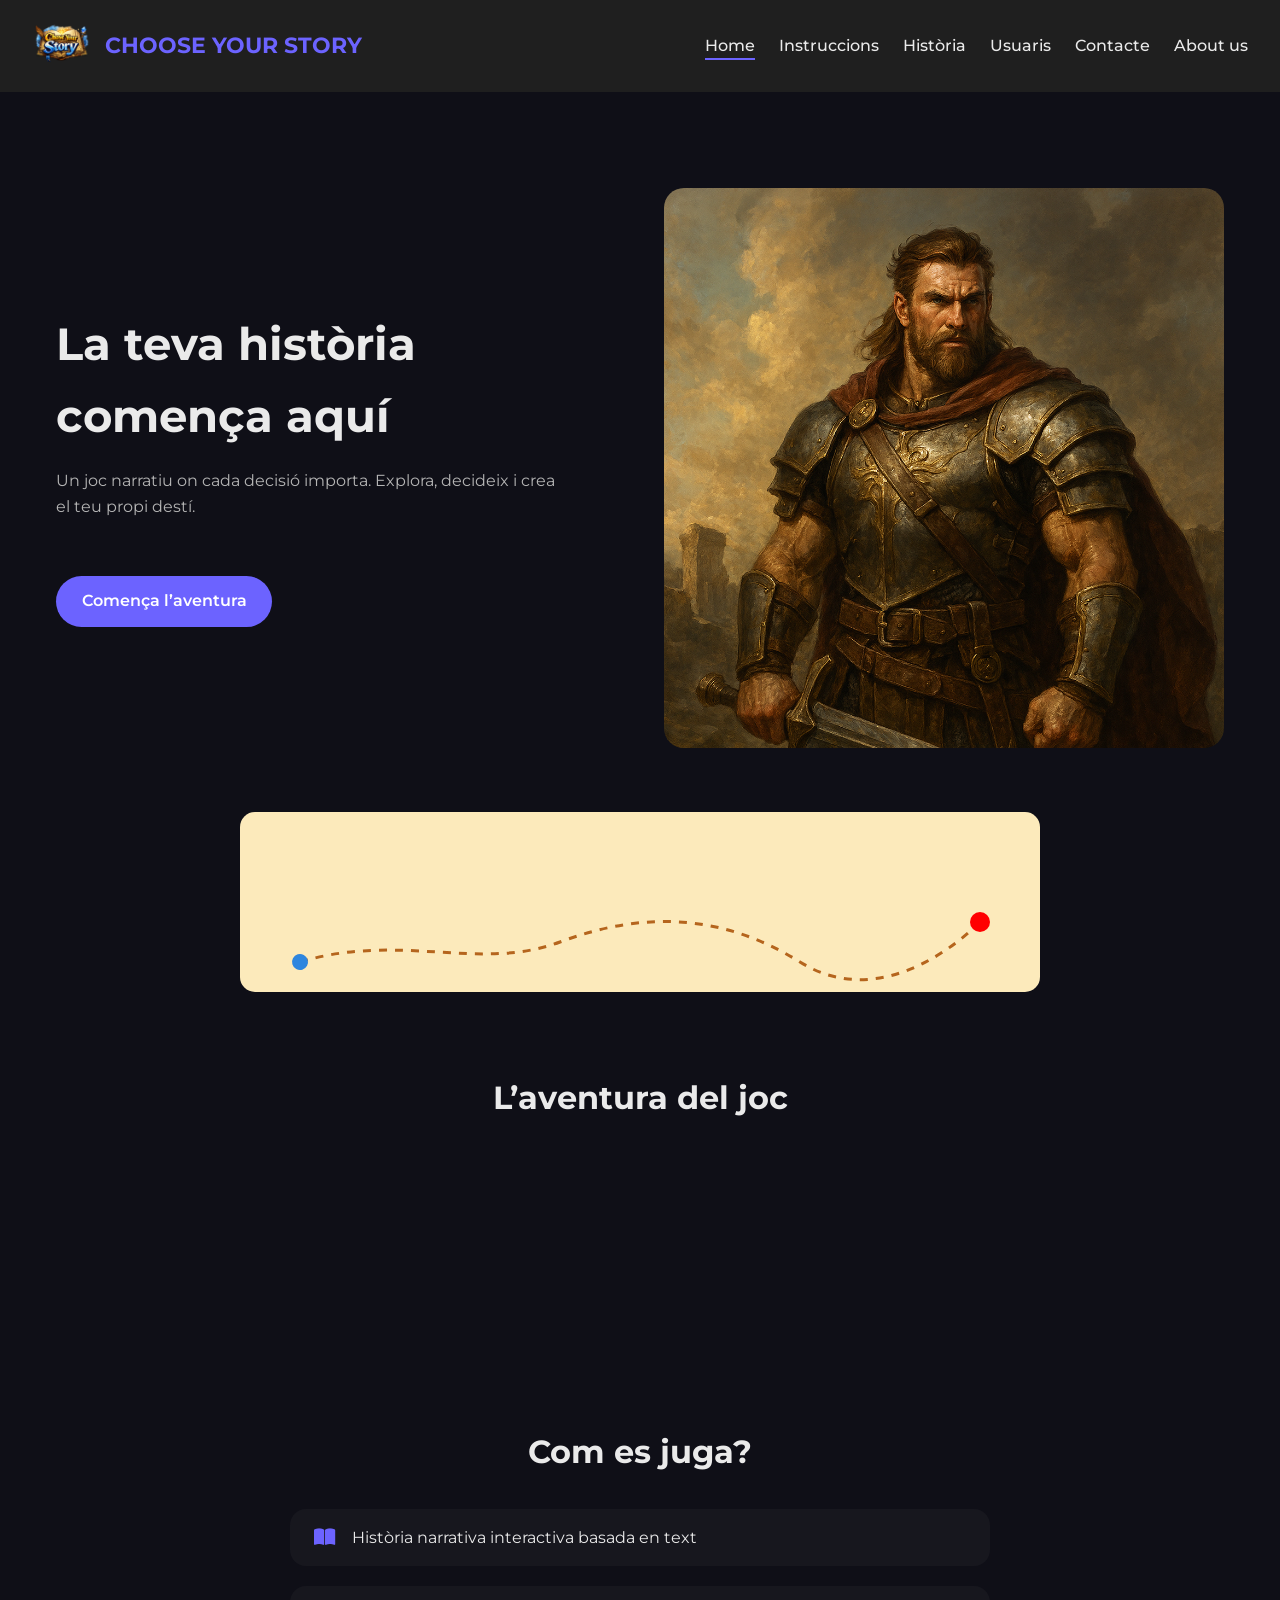
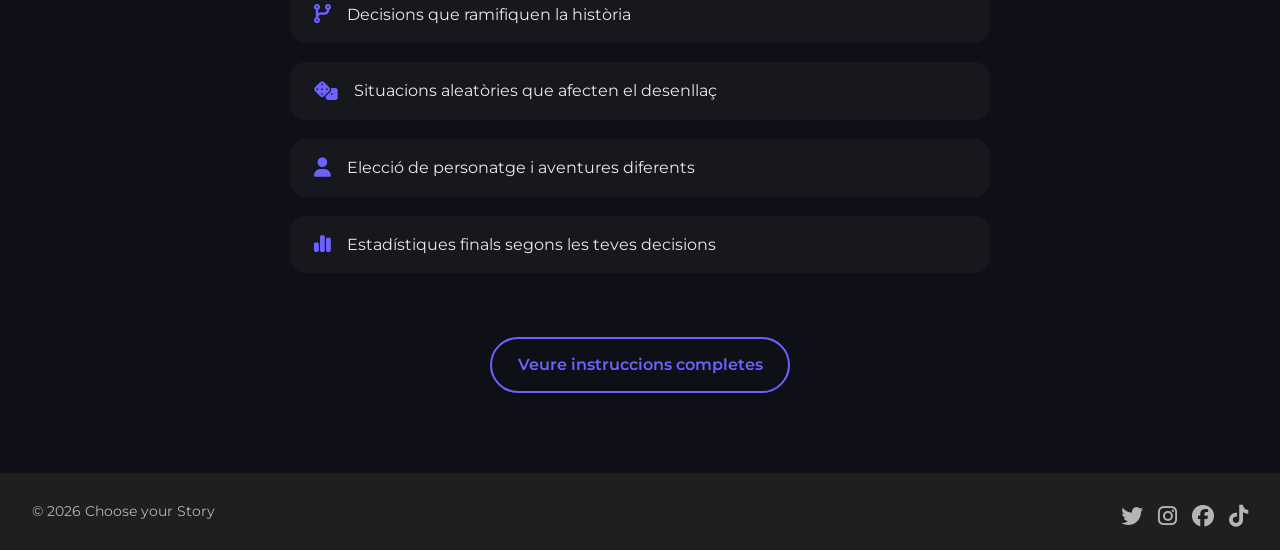
<file: index.html>
<!DOCTYPE html>
<html lang="ca">
<head>
  <meta charset="UTF-8">
  <meta name="viewport" content="width=device-width, initial-scale=1.0">
  <title>Choose Your Story | Home</title>
  <link rel="icon" href="assets/img/logo.png"> 


  <!-- Google Fonts -->
  <link rel="preconnect" href="https://fonts.googleapis.com">
  <link rel="preconnect" href="https://fonts.gstatic.com" crossorigin>
  <link href="https://fonts.googleapis.com/css2?family=Montserrat:wght@300;500;700&display=swap" rel="stylesheet">

  <!-- Social Icons -->
  <link rel="stylesheet" href="https://cdnjs.cloudflare.com/ajax/libs/font-awesome/6.5.1/css/all.min.css">

  <!-- CSS -->
  <link rel="stylesheet" href="css/reset.css">
  <link rel="stylesheet" href="css/layout.css">
  <link rel="stylesheet" href="css/home.css">
</head>

<body>
  <!-- ================= HEADER ================= -->
  <header class="main-header">
    <div class="logo">
      <img src="assets/img/logo.png" alt="logo">
      <h1>CHOOSE YOUR STORY</h1>
    </div>

    <!-- Checkbox para controlar menú -->
    <input type="checkbox" id="menu-toggle" class="menu-toggle">
    <label for="menu-toggle" class="hamburger">
      <span></span>
      <span></span>
      <span></span>
    </label>

    <nav>
      <ul class="menu">
        <li><a href="index.html" class="active">Home</a></li>
        <li><a href="instructions.html">Instruccions</a></li>
        <li><a href="history.html">Història</a></li>
        <li><a href="users.html">Usuaris</a></li>
        <li><a href="contact.html">Contacte</a></li>
        <li><a href="about.html">About us</a></li>
      </ul>
    </nav>
  </header>

  <!-- ================= MAIN ================= -->
  <main>

    <!-- HERO -->
    <section class="hero">
      <div class="hero-content">
        <h2>La teva història comença aquí</h2>
        <p>
          Un joc narratiu on cada decisió importa. Explora, decideix i crea el teu propi destí.
        </p>
        <a href="history.html" class="btn-primary">Comença l’aventura</a>
      </div>
      <div class="hero-image">
        <img src="assets/img/arinElGuerrero.png" alt="heroImage">
      </div>
    </section>

    <!-- MAPA DEL TESORO -->
    <section class="treasure-map">
      <svg viewBox="0 0 800 180" xmlns="http://www.w3.org/2000/svg">
        <!-- Fondo del mapa -->
        <rect class="map-bg" x="0" y="0" width="800" height="180" rx="15" ry="15"/>
      
        <!-- Camino del tesoro -->
        <path id="path" d="M60 150 C160 120, 240 160, 320 130 S480 100, 560 150 S720 130, 740 110"/>
      
        <!-- X marca el tesoro -->
        <circle class="treasure" cx="740" cy="110" r="10"/>
      
        <!-- Barco que sigue el camino -->
        <circle class="ship" r="8"/>
      </svg>
    </section>

    <!-- AVENTURA (SCROLL ANIMATION) -->
    <section class="adventure-section">
      <h3>L’aventura del joc</h3>
    
      <div class="adventure-cards">
        <article class="adventure-card reveal">
          <h4>Explora</h4>
          <p>
            Descobreix mons plens de misteris, camins ocults i secrets ancestrals.
          </p>
        </article>
      
        <article class="adventure-card reveal">
          <h4>Decideix</h4>
          <p>
            Cada elecció influeix en la història i pot canviar completament el teu destí.
          </p>
        </article>
      
        <article class="adventure-card reveal">
          <h4>Conseqüències</h4>
          <p>
            Les teves accions tenen impacte real en el món i en els personatges.
          </p>
        </article>
      </div>
    </section>

    <!-- COM ES JUGA -->
    <section class="how-to-play">
      <h3>Com es juga?</h3>
    
      <ul class="mechanics-list">
        <li>
          <i class="fa-solid fa-book-open"></i>
          Història narrativa interactiva basada en text
        </li>
        <li>
          <i class="fa-solid fa-code-branch"></i>
          Decisions que ramifiquen la història
        </li>
        <li>
          <i class="fa-solid fa-dice"></i>
          Situacions aleatòries que afecten el desenllaç
        </li>
        <li>
          <i class="fa-solid fa-user"></i>
          Elecció de personatge i aventures diferents
        </li>
        <li>
          <i class="fa-solid fa-chart-simple"></i>
          Estadístiques finals segons les teves decisions
        </li>
      </ul>
    
      <a href="instructions.html" class="btn-secondary">
        Veure instruccions completes
      </a>
    </section>
  </main>

  <!-- ================= FOOTER ================= -->
  <footer class="main-footer">
    <p>© 2026 Choose your Story</p>

    <div class="social-icons">
      <a href="#"><i class="fa-brands fa-twitter"></i></a>
      <a href="#"><i class="fa-brands fa-instagram"></i></a>
      <a href="#"><i class="fa-brands fa-facebook"></i></a>
      <a href="#"><i class="fa-brands fa-tiktok"></i></a>
    </div>
  </footer>
</body>
</html>
</file>
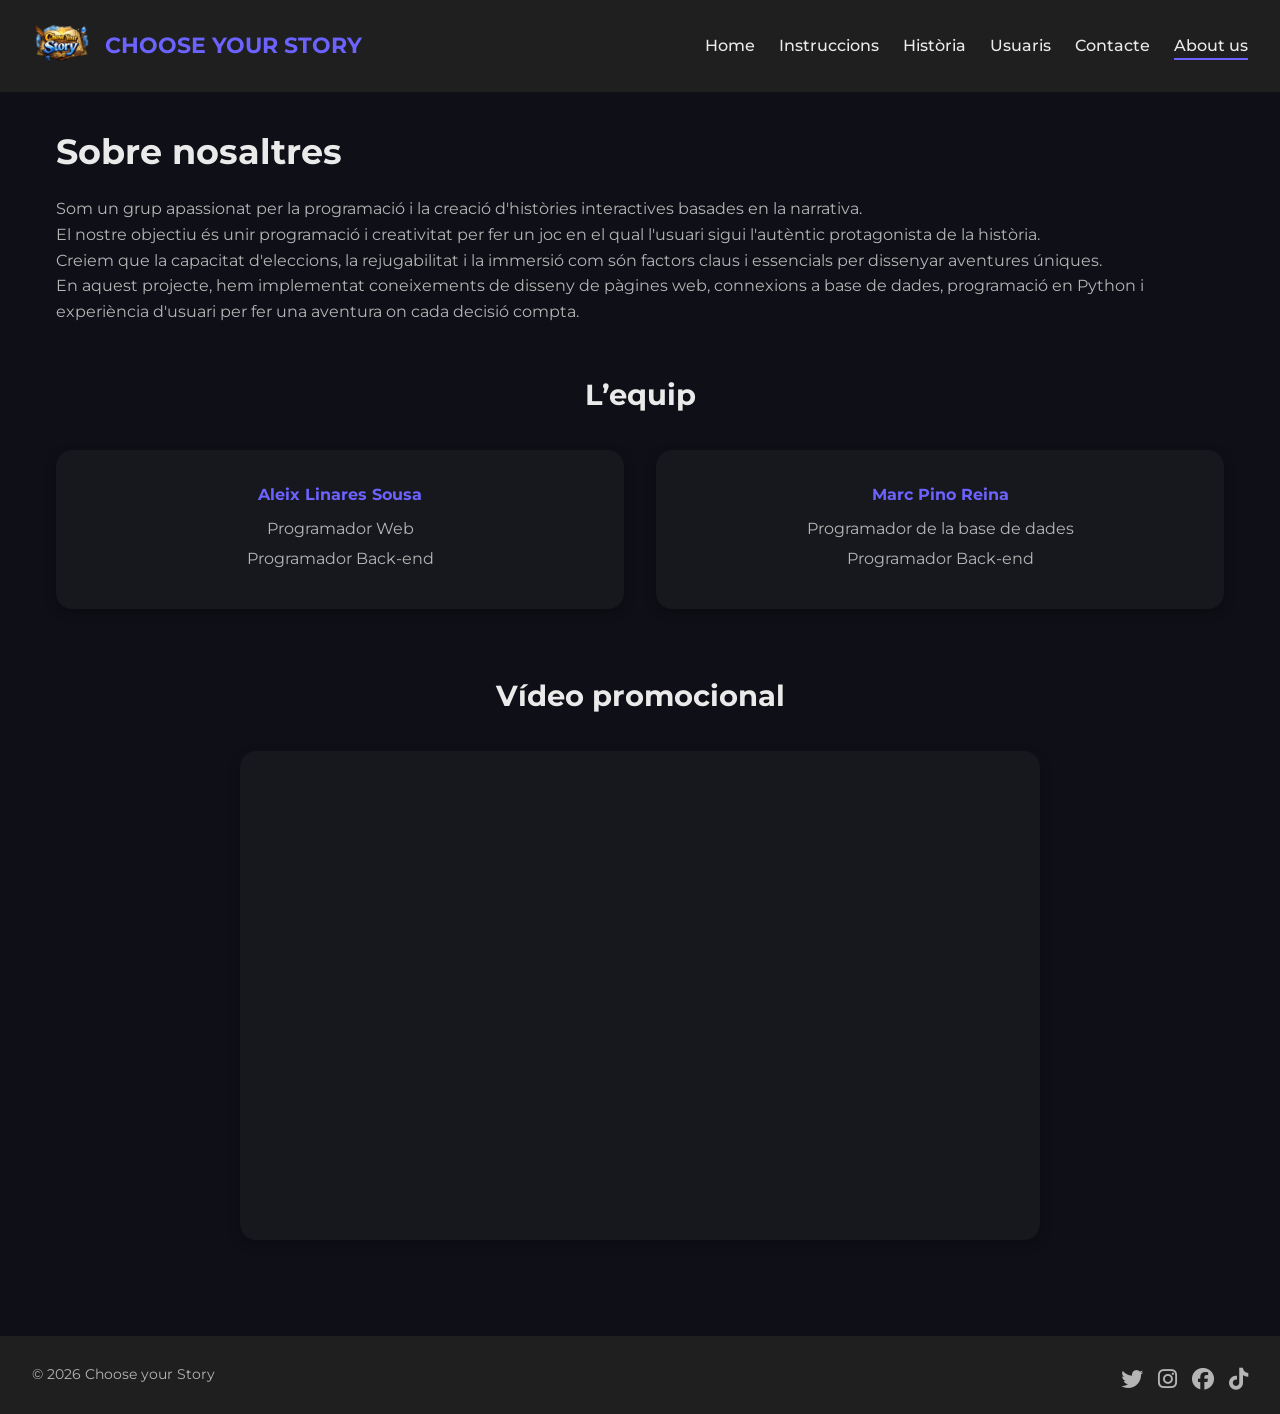
<file: about.html>
<!DOCTYPE html>
<html lang="ca">
<head>
  <meta charset="UTF-8">
  <meta name="viewport" content="width=device-width, initial-scale=1.0">
  <title>Choose Your Story | About us</title>
  <link rel="icon" href="assets/img/logo.png"> 

  <!-- Google Fonts -->
  <link rel="preconnect" href="https://fonts.googleapis.com">
  <link rel="preconnect" href="https://fonts.gstatic.com" crossorigin>
  <link href="https://fonts.googleapis.com/css2?family=Montserrat:wght@300;500;700&display=swap" rel="stylesheet">

  <!-- Social Icons -->
  <link rel="stylesheet" href="https://cdnjs.cloudflare.com/ajax/libs/font-awesome/6.5.1/css/all.min.css">

  <!-- CSS -->
  <link rel="stylesheet" href="css/reset.css">
  <link rel="stylesheet" href="css/layout.css">
  <link rel="stylesheet" href="css/about.css"
</head>

<body>

  <!-- ================= HEADER ================= -->
  <header class="main-header">
    <div class="logo">
      <img src="assets/img/logo.png" alt="logo">
      <h1>CHOOSE YOUR STORY</h1>
    </div>

    <!-- Checkbox para controlar menú -->
    <input type="checkbox" id="menu-toggle" class="menu-toggle">
    <label for="menu-toggle" class="hamburger">
      <span></span>
      <span></span>
      <span></span>
    </label>

    <nav>
      <ul class="menu">
        <li><a href="index.html">Home</a></li>
        <li><a href="instructions.html">Instruccions</a></li>
        <li><a href="history.html">Història</a></li>
        <li><a href="users.html">Usuaris</a></li>
        <li><a href="contact.html">Contacte</a></li>
        <li><a href="about.html" class="active">About us</a></li>
      </ul>
    </nav>
  </header>

  <!-- ================= MAIN ================= -->
  <main>

    <!-- TITLE -->
    <section>
      <h2>Sobre nosaltres</h2>
      <p>
        Som un grup apassionat per la programació i la creació d'històries interactives basades en la narrativa. 
      </p>
      <p>
        El nostre objectiu és unir programació i creativitat per fer un joc en el qual l'usuari sigui l'autèntic protagonista de la història. 
      </p>
      <p>
        Creiem que la capacitat d'eleccions, la rejugabilitat i la immersió com són factors claus i essencials per dissenyar aventures úniques.
      </p>
      <p>
        En aquest projecte, hem implementat coneixements de disseny de pàgines web, connexions a base de dades, programació en Python i experiència d'usuari per fer una aventura on cada decisió compta.
      </p>
    </section>

    <!-- TEAM -->
    <section class="cards">
      <h3>L’equip</h3>
    
      <div class="cards-grid">
        <div class="card">
          <h4>Aleix Linares Sousa</h4>
          <p>Programador Web</p>
          <p>Programador Back-end</p>
        </div>
      
        <div class="card">
          <h4>Marc Pino Reina</h4>
          <p>Programador de la base de dades</p>
          <p>Programador Back-end</p>
        </div>
      </div>
    </section>


    <!-- VIDEO -->
    <section class="video">
      <h3>Vídeo promocional</h3>
    
      <div class="video-container">
        <iframe
          src="https://www.youtube.com/embed/dQw4w9WgXcQ"
          title="Choose your Story Trailer"
          frameborder="0"
          allow="accelerometer; autoplay; clipboard-write; encrypted-media; gyroscope; picture-in-picture"
          allowfullscreen>
        </iframe>
      </div>
    </section>


  </main>

  <!-- ================= FOOTER ================= -->
  <footer class="main-footer">
    <p>© 2026 Choose your Story</p>

    <div class="social-icons">
      <a href="#"><i class="fa-brands fa-twitter"></i></a>
      <a href="#"><i class="fa-brands fa-instagram"></i></a>
      <a href="#"><i class="fa-brands fa-facebook"></i></a>
      <a href="#"><i class="fa-brands fa-tiktok"></i></a>
    </div>
  </footer>
</body>
</html>
</file>
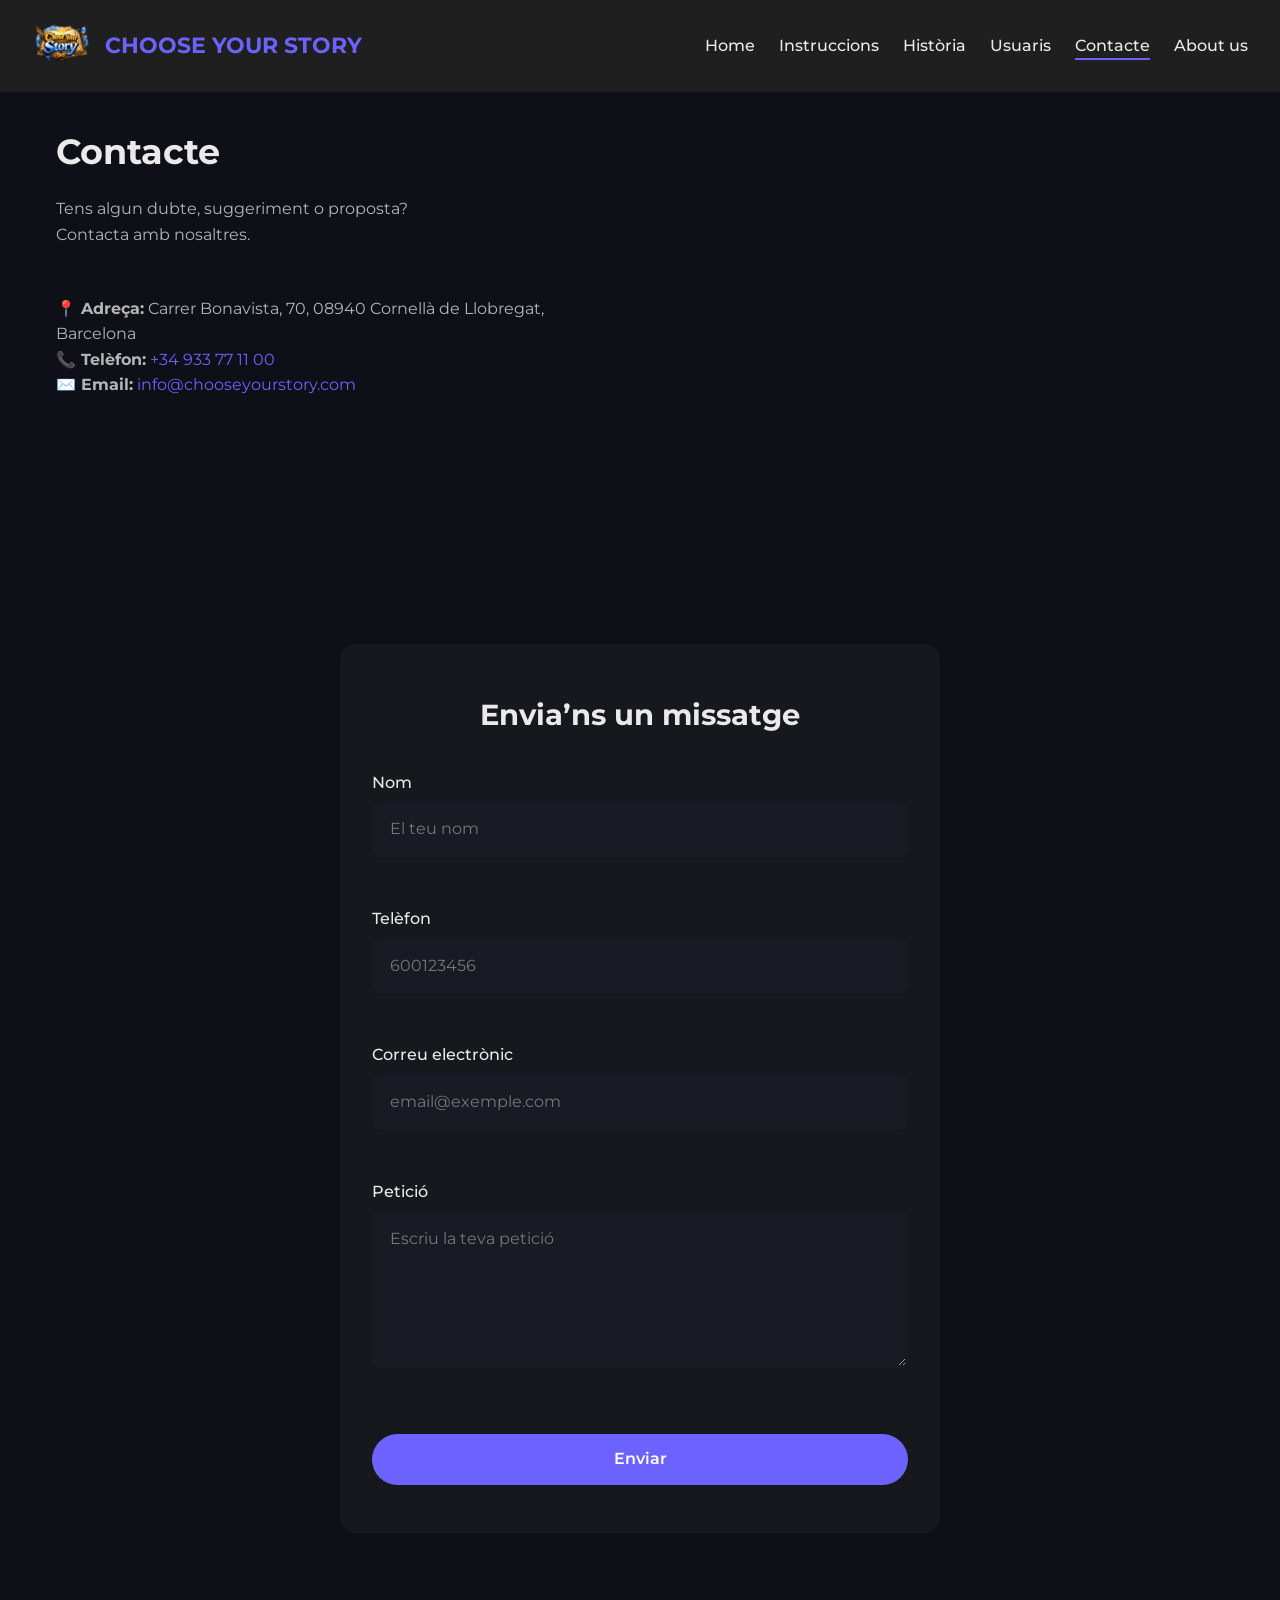
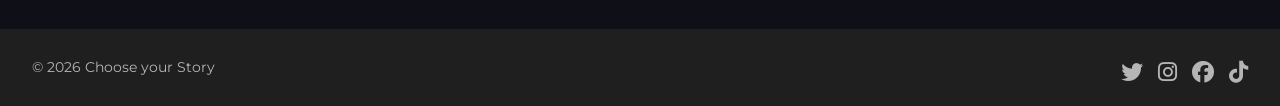
<file: contact.html>
<!DOCTYPE html>
<html lang="ca">
<head>
  <meta charset="UTF-8">
  <meta name="viewport" content="width=device-width, initial-scale=1.0">
  <title>Choose Your Story | Contacte</title>
  <link rel="icon" href="assets/img/logo.png"> 

  <!-- Google Fonts -->
  <link rel="preconnect" href="https://fonts.googleapis.com">
  <link rel="preconnect" href="https://fonts.gstatic.com" crossorigin>
  <link href="https://fonts.googleapis.com/css2?family=Montserrat:wght@300;500;700&display=swap" rel="stylesheet">

  <!-- Social Icons -->
  <link rel="stylesheet" href="https://cdnjs.cloudflare.com/ajax/libs/font-awesome/6.5.1/css/all.min.css">

  <!-- CSS -->
  <link rel="stylesheet" href="css/reset.css">
  <link rel="stylesheet" href="css/layout.css">
  <link rel="stylesheet" href="css/conctact.css">
</head>

<body>

  <!-- ================= HEADER ================= -->
  <header class="main-header">
    <div class="logo">
      <img src="assets/img/logo.png" alt="logo">
      <h1>CHOOSE YOUR STORY</h1>
    </div>

    <!-- Checkbox para controlar menú -->
    <input type="checkbox" id="menu-toggle" class="menu-toggle">
    <label for="menu-toggle" class="hamburger">
      <span></span>
      <span></span>
      <span></span>
    </label>

    <nav>
      <ul class="menu">
        <li><a href="index.html">Home</a></li>
        <li><a href="instructions.html">Instruccions</a></li>
        <li><a href="history.html">Història</a></li>
        <li><a href="users.html">Usuaris</a></li>
        <li><a href="contact.html" class="active">Contacte</a></li>
        <li><a href="about.html">About us</a></li>
      </ul>
    </nav>
  </header>

  <!-- ================= MAIN ================= -->
  <main>

    <!-- TITLE -->
    <section>
      <h2>Contacte</h2>
      <p>
        Tens algun dubte, suggeriment o proposta?
      </p>
      <p>
        Contacta amb nosaltres.
      </p>
    </section>

    <!-- CONTACT INFO -->
    <section class="contact-info">
      <div>
        <p><strong>📍 Adreça:</strong> Carrer Bonavista, 70, 08940 Cornellà de Llobregat, Barcelona</p>
        <p>
          <strong>📞 Telèfon:</strong>
          <a href="tel:+34933771100">+34 933 77 11 00</a>
        </p>
        <p>
          <strong>✉️ Email:</strong>
          <a href="mailto:info@chooseyourstory.com">
            info@chooseyourstory.com
          </a>
        </p>
      </div>

      <!-- GOOGLE MAPS -->
      <iframe 
        src="https://www.google.com/maps/embed?pb=!1m18!1m12!1m3!1d5989.70354018353!2d2.0763344!3d41.35557550000001!2m3!1f0!2f0!3f0!3m2!1i1024!2i768!4f13.1!3m3!1m2!1s0x12a4995cdcf4979d%3A0xf7993c3566e6151f!2sInstituto%20Esteve%20Terradas%20i%20Illa!5e0!3m2!1ses!2ses!4v1768889811990!5m2!1ses!2ses" 
        loading="lazy" 
        referrerpolicy="no-referrer-when-downgrade">
      </iframe>
    </section>

    <!-- CONTACT FORM -->
    <section class="contact-form">
      <h3>Envia’ns un missatge</h3>

      <form id="contactForm" novalidate>
        <div class="form-group">
          <label for="name">Nom</label>
          <input type="text" id="name" placeholder="El teu nom">
          <small class="error-message">Nom no vàlid</small>
        </div>

        <div class="form-group">
          <label for="phone">Telèfon</label>
          <input type="tel" id="phone" placeholder="600123456">
          <small class="error-message">Telèfon no vàlid</small>
        </div>

        <div class="form-group">
          <label for="email">Correu electrònic</label>
          <input type="email" id="email" placeholder="email@exemple.com">
          <small class="error-message">Email no vàlid</small>
        </div>

        <div class="form-group">
          <label for="message">Petició</label>
          <textarea id="message" rows="5" placeholder="Escriu la teva petició"></textarea>
          <small class="error-message">El missatge ha de tenir mínim 10 caràcters</small>
        </div>

        <button type="submit" class="btn-primary">
          Enviar
        </button>
      </form>
    </section>

  </main>

  <!-- ================= FOOTER ================= -->
  <footer class="main-footer">
    <p>© 2026 Choose your Story</p>

    <div class="social-icons">
      <a href="#"><i class="fa-brands fa-twitter"></i></a>
      <a href="#"><i class="fa-brands fa-instagram"></i></a>
      <a href="#"><i class="fa-brands fa-facebook"></i></a>
      <a href="#"><i class="fa-brands fa-tiktok"></i></a>
    </div>
  </footer>

  <!-- ================ JS ============== -->
   <script src="js/form-validation.js"></script>
</body>
</html>
</file>
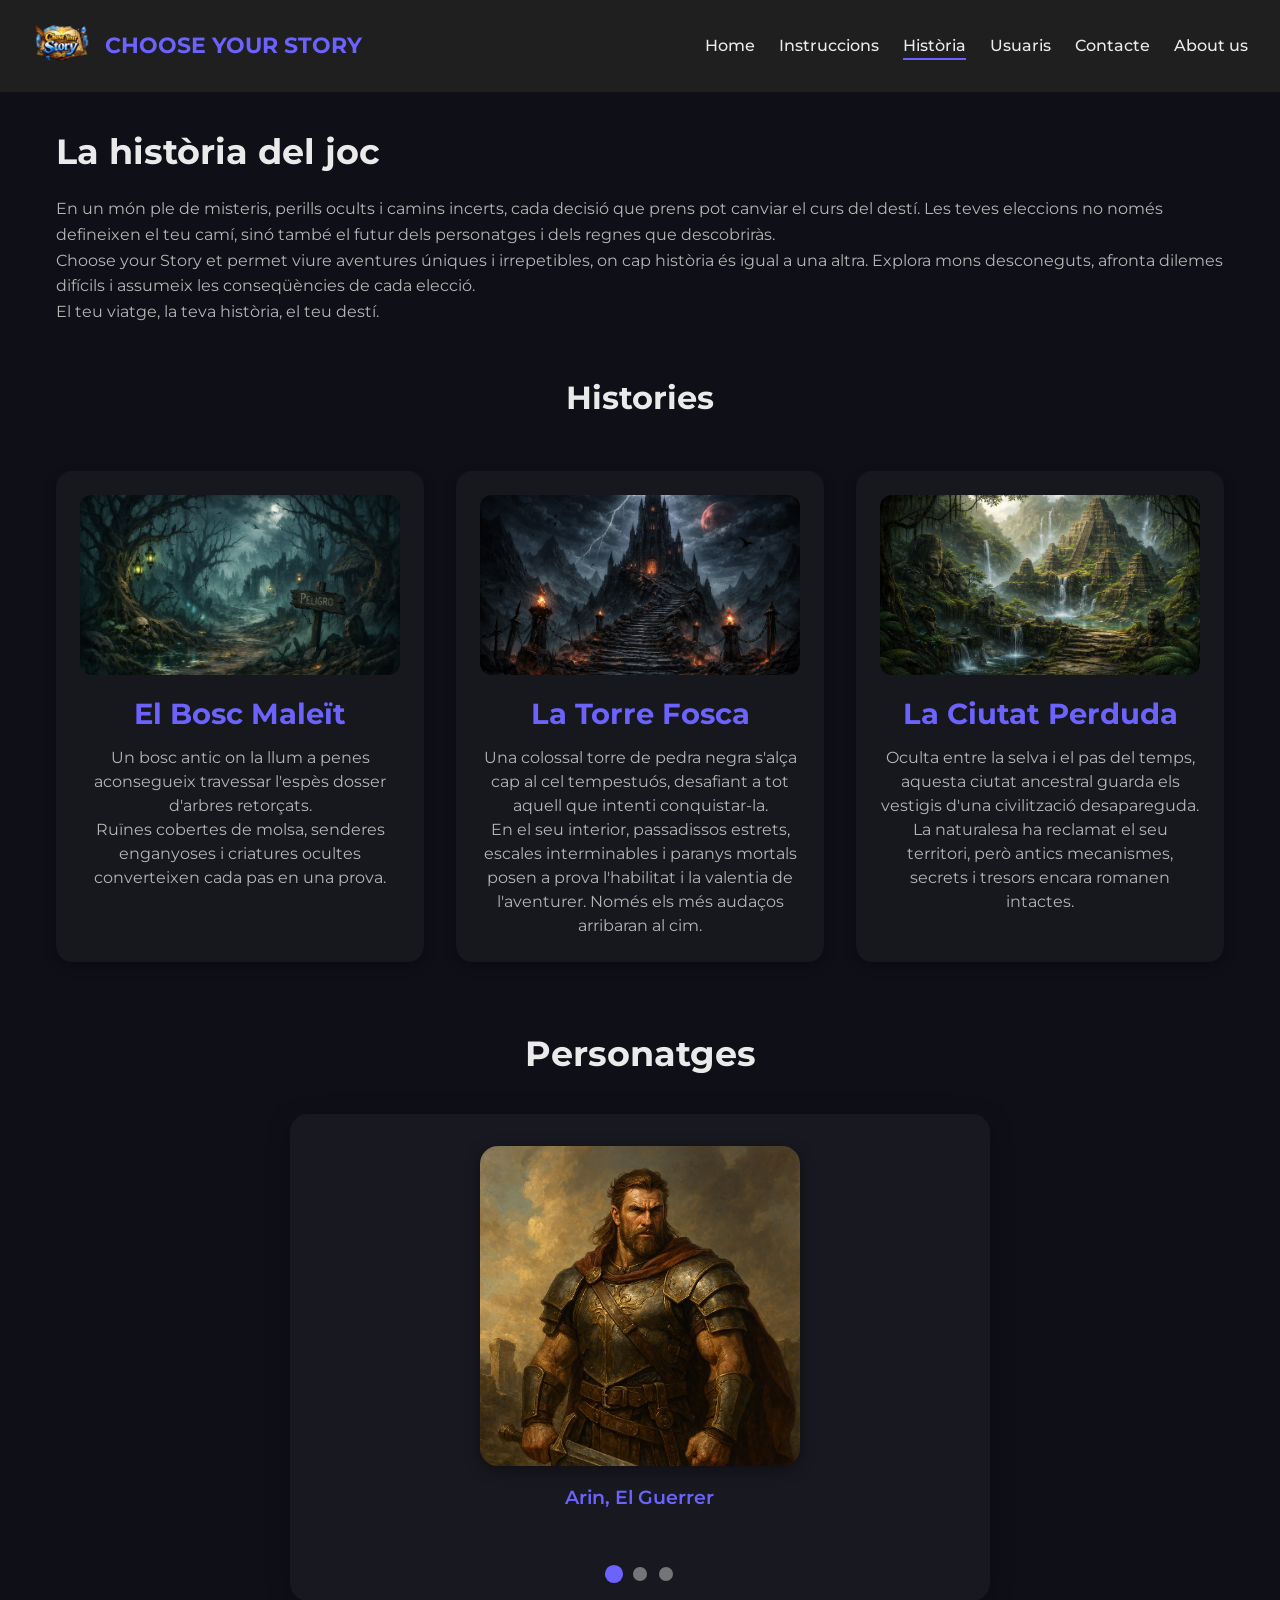
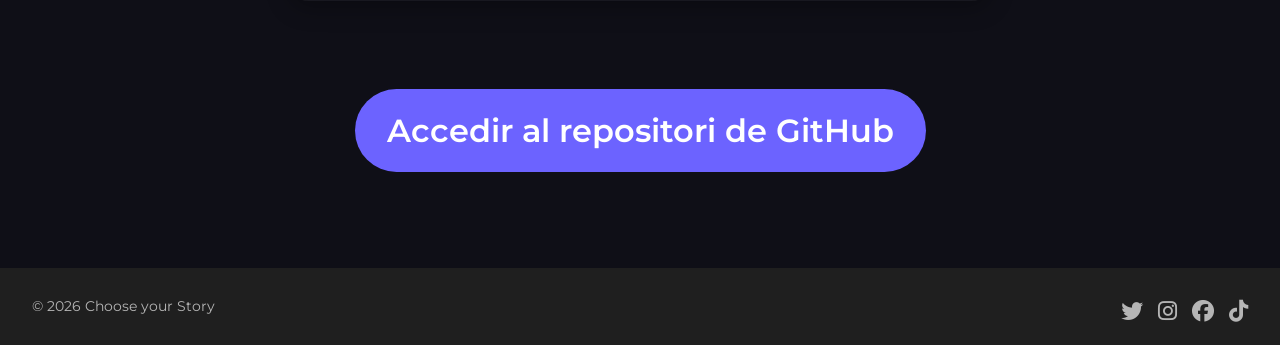
<file: history.html>
<!DOCTYPE html>
<html lang="ca">
<head>
  <meta charset="UTF-8">
  <meta name="viewport" content="width=device-width, initial-scale=1.0">
  <title>Choose Your Story | Història</title>
  <link rel="icon" href="assets/img/logo.png"> 

  <!-- Google Fonts -->
  <link rel="preconnect" href="https://fonts.googleapis.com">
  <link rel="preconnect" href="https://fonts.gstatic.com" crossorigin>
  <link href="https://fonts.googleapis.com/css2?family=Montserrat:wght@300;500;700&display=swap" rel="stylesheet">

  <!-- Social Icons -->
  <link rel="stylesheet" href="https://cdnjs.cloudflare.com/ajax/libs/font-awesome/6.5.1/css/all.min.css">

  <!-- CSS -->
  <link rel="stylesheet" href="css/reset.css">
  <link rel="stylesheet" href="css/layout.css">
  <link rel="stylesheet" href="css/history.css">
</head>

<body>

  <!-- ================= HEADER ================= -->
  <header class="main-header">
    <div class="logo">
      <img src="assets/img/logo.png" alt="logo">
      <h1>CHOOSE YOUR STORY</h1>
    </div>

    <!-- Checkbox para controlar menú -->
    <input type="checkbox" id="menu-toggle" class="menu-toggle">
    <label for="menu-toggle" class="hamburger">
      <span></span>
      <span></span>
      <span></span>
    </label>

    <nav>
      <ul class="menu">
        <li><a href="index.html">Home</a></li>
        <li><a href="instructions.html">Instruccions</a></li>
        <li><a href="history.html" class="active">Història</a></li>
        <li><a href="users.html">Usuaris</a></li>
        <li><a href="contact.html">Contacte</a></li>
        <li><a href="about.html">About us</a></li>
      </ul>
    </nav>
  </header>

  <!-- ================= MAIN ================= -->
  <main>

    <!-- TITLE -->
    <section>
      <h2>La història del joc</h2>
      <p>
        En un món ple de misteris, perills ocults i camins incerts, cada decisió que prens pot canviar el curs del destí. Les teves eleccions no només defineixen el teu camí, sinó també el futur dels personatges i dels regnes que descobriràs.
      </p>
      <p>
        Choose your Story et permet viure aventures úniques i irrepetibles, on cap història és igual a una altra. Explora mons desconeguts, afronta dilemes difícils i assumeix les conseqüències de cada elecció. 
      </p>
      <p>
        El teu viatge, la teva història, el teu destí.
      </p>
    </section>
    
    <!-- HISTORIAS -->
    <section class="story-cards-section">
      <h2 class="story-cards-title">Histories</h2>

      <div class="story-cards">
        <div class="story-card reveal">
          <img src="assets/img/bosqueMaldito.png" alt="El bosc maleït">
          <h3>El Bosc Maleït</h3>
          <p>
            Un bosc antic on la llum a penes aconsegueix travessar l'espès dosser d'arbres retorçats. 
          </p>
          <p>
            Ruïnes cobertes de molsa, senderes enganyoses i criatures ocultes converteixen cada pas en una prova.
          </p>
        </div>
      
        <div class="story-card reveal">
          <img src="assets/img/torreOscura.png" alt="Conflicte">
          <h3>La Torre Fosca</h3>
          <p>
            Una colossal torre de pedra negra s'alça cap al cel tempestuós, desafiant a tot aquell que intenti conquistar-la. 
          </p>
          <p>
            En el seu interior, passadissos estrets, escales interminables i paranys mortals posen a prova l'habilitat i la valentia de l'aventurer.
            Només els més audaços arribaran al cim.
          </p>
        </div>
      
        <div class="story-card reveal">
          <img src="assets/img/ciudadPerdida.png" alt="Finals del joc">
          <h3>La Ciutat Perduda</h3>
          <p>
            Oculta entre la selva i el pas del temps, aquesta ciutat ancestral guarda els vestigis d'una civilització desapareguda. 
          </p>
          <p>
            La naturalesa ha reclamat el seu territori, però antics mecanismes, secrets i tresors encara romanen intactes. 
          </p>
        </div>
      </div>
    </section>

    <!-- CARRUSEL DE PERSONAJES -->
    <section class="character-carousel-section">
      <h2 class="carousel-title">Personatges</h2>
      <section class="carousel">
        <!-- Radios -->
        <input type="radio" name="character-slide" id="char1" checked>
        <input type="radio" name="character-slide" id="char2">
        <input type="radio" name="character-slide" id="char3">
        <!-- Slides -->
        <section class="slides">
          <section class="slide">
            <img src="assets/img/arinElGuerrero.png" alt="Arin">
            <p class="slide-name">Arin, El Guerrer</p>
          </section>
          <section class="slide">
            <img src="assets/img/lyraLaMaga.png" alt="Lyra">
            <p class="slide-name">Lyra, La Maga</p>
          </section>
          <section class="slide">
            <img src="assets/img/korinElExplorador.png" alt="Korin">
            <p class="slide-name">Korin, L'Explorador</p>
          </section>
        </section>
        <!-- Indicadores -->
        <section class="nav">
          <label for="char1" aria-label="Personatge 1"></label>
          <label for="char2" aria-label="Personatge 2"></label>
          <label for="char3" aria-label="Personatge 3"></label>
        </section>
      </section>
    </section>

    <!-- ================= BOTÓ GITHUB ================= -->
    <section class="github-section">
      <a href="https://github.com/AleixGls/Projecte1-2026-MP03" target="_blank" class="btn-primary">Accedir al repositori de GitHub</a>
    </section>

  </main>

  <!-- ================= FOOTER ================= -->
  <footer class="main-footer">
    <p>© 2026 Choose your Story</p>

    <div class="social-icons">
      <a href="#"><i class="fa-brands fa-twitter"></i></a>
      <a href="#"><i class="fa-brands fa-instagram"></i></a>
      <a href="#"><i class="fa-brands fa-facebook"></i></a>
      <a href="#"><i class="fa-brands fa-tiktok"></i></a>
    </div>
  </footer>
</body>
</html>
</file>
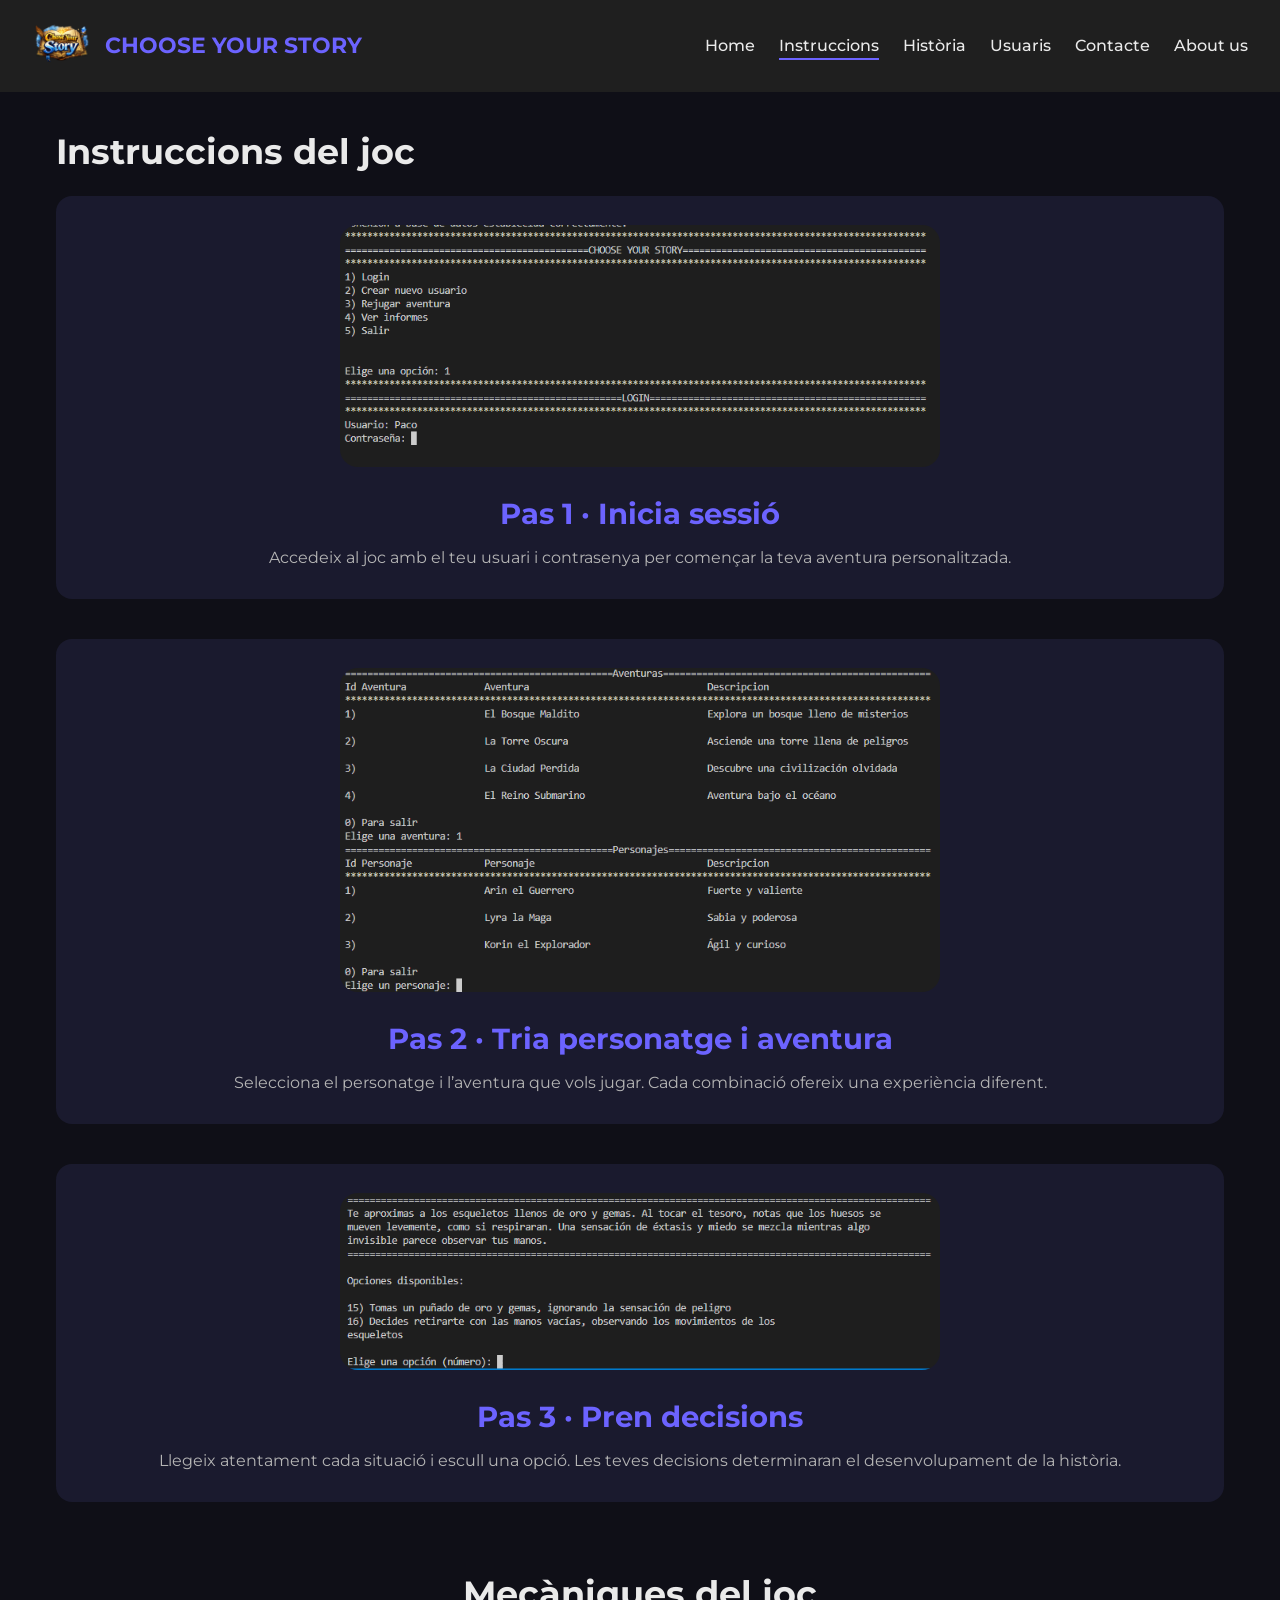
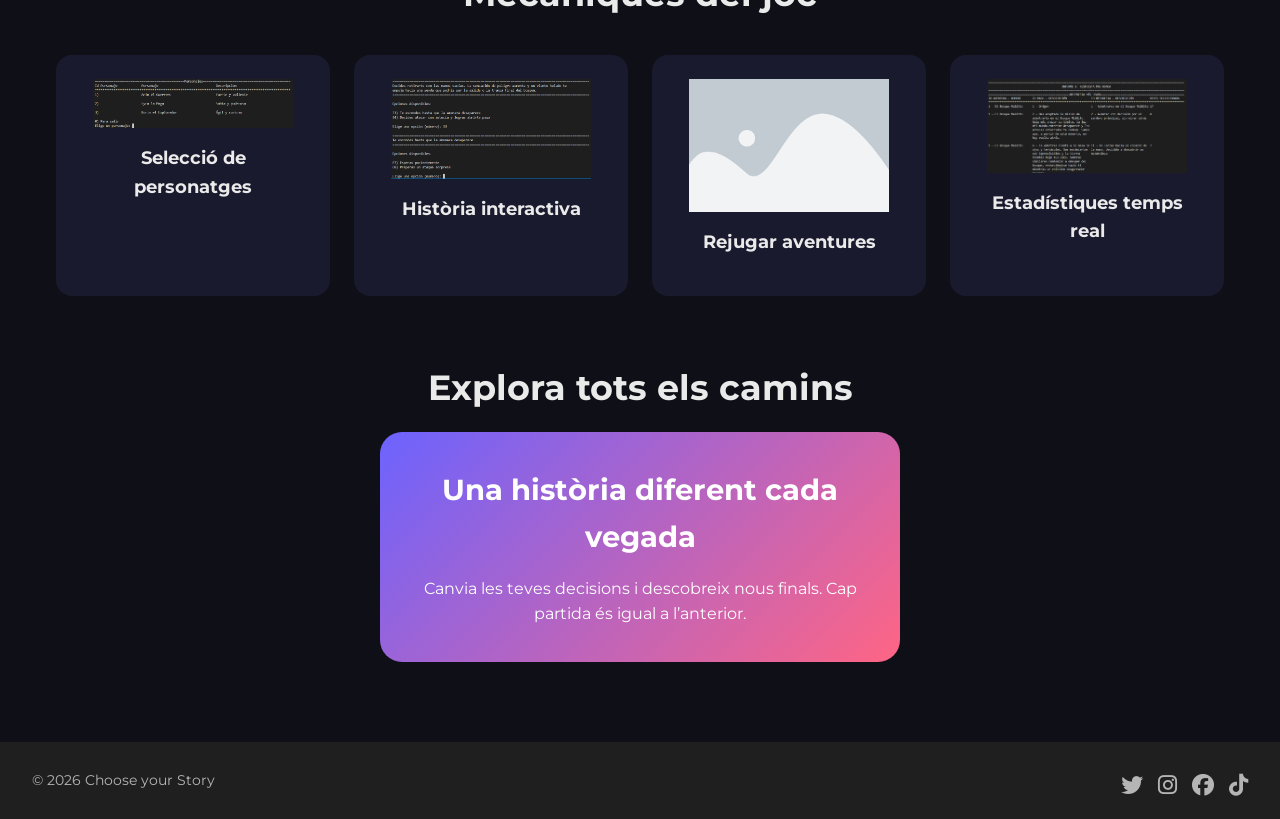
<file: instructions.html>
<!DOCTYPE html>
<html lang="ca">
<head>
  <meta charset="UTF-8">
  <meta name="viewport" content="width=device-width, initial-scale=1.0">
  <title>Choose Your Story | Instruccions</title>
  <link rel="icon" href="assets/img/logo.png"> 

  <!-- Google Fonts -->
  <link rel="preconnect" href="https://fonts.googleapis.com">
  <link rel="preconnect" href="https://fonts.gstatic.com" crossorigin>
  <link href="https://fonts.googleapis.com/css2?family=Montserrat:wght@300;500;700&display=swap" rel="stylesheet">

  <!-- Social Icons -->
  <link rel="stylesheet" href="https://cdnjs.cloudflare.com/ajax/libs/font-awesome/6.5.1/css/all.min.css">

  <!-- CSS -->
  <link rel="stylesheet" href="css/reset.css">
  <link rel="stylesheet" href="css/layout.css">
  <link rel="stylesheet" href="css/instructions.css">
</head>

<body>
  <!-- ================= HEADER ================= -->
  <header class="main-header">
    <div class="logo">
      <img src="assets/img/logo.png" alt="logo">
      <h1>CHOOSE YOUR STORY</h1>
    </div>

    <!-- Checkbox para controlar menú -->
    <input type="checkbox" id="menu-toggle" class="menu-toggle">
    <label for="menu-toggle" class="hamburger">
      <span></span>
      <span></span>
      <span></span>
    </label>

    <nav>
      <ul class="menu">
        <li><a href="index.html">Home</a></li>
        <li><a href="instructions.html" class="active">Instruccions</a></li>
        <li><a href="history.html">Història</a></li>
        <li><a href="users.html">Usuaris</a></li>
        <li><a href="contact.html">Contacte</a></li>
        <li><a href="about.html">About us</a></li>
      </ul>
    </nav>
  </header>


  <!-- ================= MAIN ================= -->
  <main>

    <!-- ================= INSTRUCCIONS DEL JOC ================= -->
    <section class="instructions-section">
      <h2>Instruccions del joc</h2>

      <article class="instruction-item">
        <img src="assets/img/inicioSesion.PNG" alt="Pantalla de login">
        <h3>Pas 1 · Inicia sessió</h3>
        <p>
          Accedeix al joc amb el teu usuari i contrasenya per començar
          la teva aventura personalitzada.
        </p>
      </article>

      <article class="instruction-item">
        <img src="assets/img/seleccion.PNG" alt="Selecció de personatge">
        <h3>Pas 2 · Tria personatge i aventura</h3>
        <p>
          Selecciona el personatge i l’aventura que vols jugar.
          Cada combinació ofereix una experiència diferent.
        </p>
      </article>

      <article class="instruction-item">
        <img src="assets/img/decisiones.PNG" alt="Preses de decisions">
        <h3>Pas 3 · Pren decisions</h3>
        <p>
          Llegeix atentament cada situació i escull una opció.
          Les teves decisions determinaran el desenvolupament de la història.
        </p>
      </article>
    </section>

    <!-- ================= MECÀNIQUES ================= -->
    <section class="mechanics-section">
      <h2>Mecàniques del joc</h2>
    
      <div class="mechanics-grid">
      
        <div class="mechanic-card">
          <img src="assets/img/personajes.PNG" alt="Selecció de personatges">
          <h3>Selecció de personatges</h3>
        </div>
      
        <div class="mechanic-card">
          <img src="assets/img/historia.PNG" alt="Història interactiva">
          <h3>Història interactiva</h3>
        </div>
      
        <div class="mechanic-card">
          <img src="assets/img/placeholder.png" alt="Rejugar aventures">
          <h3>Rejugar aventures</h3>
        </div>
      
        <div class="mechanic-card">
          <img src="assets/img/Estadisticas.PNG" alt="Estadístiques a temps real">
          <h3>Estadístiques temps real</h3>
        </div>
      
      </div>
    </section>

    <!-- ================= TARJETA INTERACTIVA ================= -->
    <section class="interactive-section">
      <a href="history.html" class="interactive-card-link">
        <h2>Explora tots els camins</h2>
        
        <div class="interactive-card">
          <h3>Una història diferent cada vegada</h3>
          <p>
            Canvia les teves decisions i descobreix nous finals.
            Cap partida és igual a l’anterior.
          </p>
        </div>
      </a>
    </section>
  </main>

  <!-- ================= FOOTER ================= -->
  <footer class="main-footer">
    <p>© 2026 Choose your Story</p>

    <div class="social-icons">
      <a href="#"><i class="fa-brands fa-twitter"></i></a>
      <a href="#"><i class="fa-brands fa-instagram"></i></a>
      <a href="#"><i class="fa-brands fa-facebook"></i></a>
      <a href="#"><i class="fa-brands fa-tiktok"></i></a>
    </div>
  </footer>
</body>
</html>
</file>
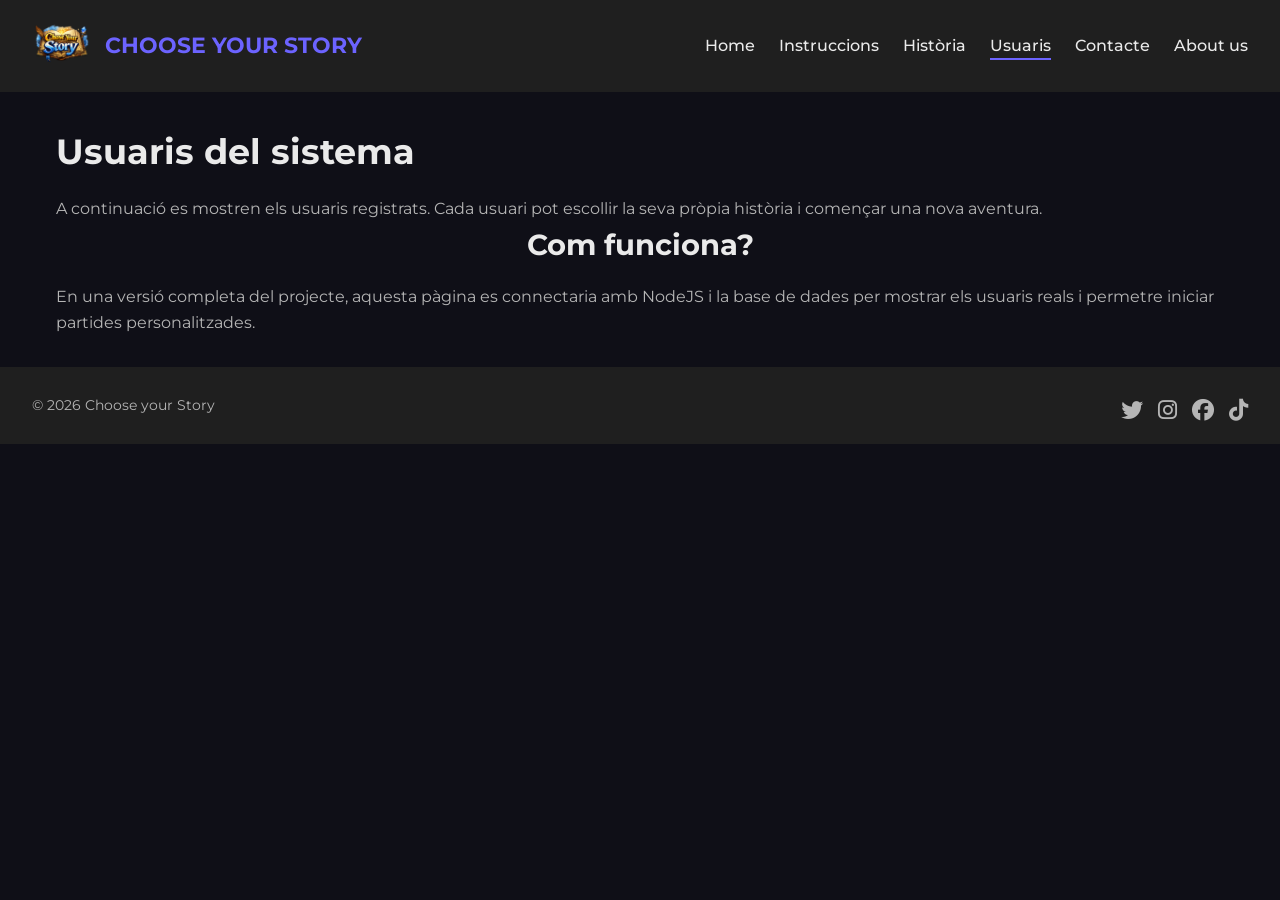
<file: users.html>
<!DOCTYPE html>
<html lang="ca">
<head>
  <meta charset="UTF-8">
  <meta name="viewport" content="width=device-width, initial-scale=1.0">
  <title>Choose Your Story | Usuaris</title>
  <link rel="icon" href="assets/img/logo.png"> 

  <!-- Google Fonts -->
  <link rel="preconnect" href="https://fonts.googleapis.com">
  <link rel="preconnect" href="https://fonts.gstatic.com" crossorigin>
  <link href="https://fonts.googleapis.com/css2?family=Montserrat:wght@300;500;700&display=swap" rel="stylesheet">

  <!-- Social Icons -->
  <link rel="stylesheet" href="https://cdnjs.cloudflare.com/ajax/libs/font-awesome/6.5.1/css/all.min.css">

  <!-- CSS -->
  <link rel="stylesheet" href="css/reset.css">
  <link rel="stylesheet" href="css/layout.css">
</head>

<body>

  <!-- ================= HEADER ================= -->
  <header class="main-header">
    <div class="logo">
      <img src="assets/img/logo.png" alt="logo">
      <h1>CHOOSE YOUR STORY</h1>
    </div>

    <!-- Checkbox para controlar menú -->
    <input type="checkbox" id="menu-toggle" class="menu-toggle">
    <label for="menu-toggle" class="hamburger">
      <span></span>
      <span></span>
      <span></span>
    </label>

    <nav>
      <ul class="menu">
        <li><a href="index.html">Home</a></li>
        <li><a href="instructions.html">Instruccions</a></li>
        <li><a href="history.html">Història</a></li>
        <li><a href="users.html" class="active">Usuaris</a></li>
        <li><a href="contact.html">Contacte</a></li>
        <li><a href="about.html">About us</a></li>
      </ul>
    </nav>
  </header>

  <!-- ================= MAIN ================= -->
  <main>

    <!-- TITLE -->
    <section>
      <h2>Usuaris del sistema</h2>
      <p>
        A continuació es mostren els usuaris registrats. Cada usuari pot
        escollir la seva pròpia història i començar una nova aventura.
      </p>
    </section>
    <!-- INFO -->
    <section class="how-to-play">
      <h3>Com funciona?</h3>
      <p>
        En una versió completa del projecte, aquesta pàgina es connectaria
        amb NodeJS i la base de dades per mostrar els usuaris reals i permetre
        iniciar partides personalitzades.
      </p>
    </section>

  </main>

  <!-- ================= FOOTER ================= -->
  <footer class="main-footer">
    <p>© 2026 Choose your Story</p>

    <div class="social-icons">
      <a href="#"><i class="fa-brands fa-twitter"></i></a>
      <a href="#"><i class="fa-brands fa-instagram"></i></a>
      <a href="#"><i class="fa-brands fa-facebook"></i></a>
      <a href="#"><i class="fa-brands fa-tiktok"></i></a>
    </div>
  </footer>
</body>
</html>
</file>
<file: css/layout.css>
/* =====================
   VARIABLES GLOBALES
===================== */
:root {
  --primary-color: #6c63ff;
  --secondary-color: #1f1f1f;
  --accent-color: #ff6584;
  --bg-color: #0f0f17;
  --text-color: #eaeaea;
  --muted-text: #b5b5b5;
  --max-width: 1200px;
}

/* =====================
   ESTILOS GENERALES
===================== */
body {
  font-family: 'Montserrat', sans-serif;
  background-color: var(--bg-color);
  color: var(--text-color);
  line-height: 1.6;
}

main {
  max-width: var(--max-width);
  margin: auto;
  padding: 2rem 1rem;
}

h1, h2, h3, h4 {
  font-weight: 700;
}

h2 {
  font-size: 2.2rem;
  margin-bottom: 1rem;
}

h3 {
  font-size: 1.8rem;
  margin-bottom: 1rem;
  text-align: center;
}

p {
  color: var(--muted-text);
}

/* =====================
   HEADER
===================== */
.main-header {
  display: flex;
  justify-content: space-between;
  align-items: center;
  padding: 1rem 2rem;
  background: var(--secondary-color);
  position: sticky;
  top: 0;
  z-index: 1000;
}

.logo {
  display: flex;
  align-items: center;
  gap: 0.8rem;
}

.logo img {
  width: 60px;
  height: auto;
}

.logo h1 {
  font-size: 1.4rem;
  color: var(--primary-color);
}

.menu {
  display: flex;
  gap: 1.5rem;
  list-style: none;
}

.menu a {
  color: var(--text-color);
  text-decoration: none;
  font-weight: 500;
  position: relative;
}

.menu a::after {
  content: "";
  position: absolute;
  bottom: -5px;
  left: 0;
  width: 0;
  height: 2px;
  background: var(--primary-color);
  transition: width 0.3s ease;
}

.menu a:hover::after,
.menu a.active::after {
  width: 100%;
}

/* =====================
   BOTONES
===================== */
.btn-primary,
.btn-secondary {
  display: inline-block;
  margin-top: 1.5rem;
  padding: 0.8rem 1.6rem;
  border-radius: 50px;
  text-decoration: none;
  font-weight: 600;
  transition: all 0.3s ease;
}

.btn-primary {
  background: var(--primary-color);
  color: white;
}

.btn-primary:hover {
  background: var(--accent-color);
}

.btn-secondary {
  border: 2px solid var(--primary-color);
  color: var(--primary-color);
}

.btn-secondary:hover {
  background: var(--primary-color);
  color: white;
}


/* =====================
   FOOTER
===================== */
.main-footer {
  display: flex;
  justify-content: space-between;
  align-items: center;
  padding: 1rem 2rem;
  background: var(--secondary-color);
}

.main-footer p {
  font-size: 0.9rem;
}

.social-icons {
  display: flex;
  justify-content: center;
  gap: 15px;
  margin-top: 10px;
}

.social-icons a {
  color: var(--muted-text);
  font-size: 22px;
  transition: color 0.3s ease;
}

.social-icons a:hover {
  color: var(--text-color);
}


/* =====================
   RESPONSIVE MEDIA QUERIES
===================== */

/* Tablets: 768px a 1024px */
@media (max-width: 1024px) {
  body {
    font-size: 15px;
  }

  main {
    padding: 1.5rem 1rem;
  }

  h2 {
    font-size: 2rem;
  }

  h3 {
    font-size: 1.5rem;
  }

  /* Header */
  .main-header {
    padding: 1rem 1.5rem;
  }

  .logo h1 {
    font-size: 1.2rem;
  }

  .menu {
    gap: 1rem;
  }

  .menu a {
    font-size: 0.95rem;
  }

  /* Footer */
  .main-footer {
    flex-direction: column;
    gap: 1rem;
    text-align: center;
  }

  .social-icons {
    margin-top: 0.5rem;
  }
}

/* Móviles: hasta 767px */
@media (max-width: 767px) {
  body {
    font-size: 14px;
  }

  main {
    padding: 1rem 0.8rem;
  }

  h2 {
    font-size: 1.75rem;
  }

  h3 {
    font-size: 1.3rem;
  }

  /* Header */
  .main-header {
    flex-direction: column;
    align-items: flex-start;
    padding: 1rem;
    gap: 1rem;
  }

  .logo {
    gap: 0.5rem;
  }

  .logo h1 {
    font-size: 1.1rem;
  }

  .menu {
    flex-direction: column;
    width: 100%;
    gap: 0.8rem;
  }

  .menu a {
    font-size: 0.9rem;
  }

  /* Botones */
  .btn-primary,
  .btn-secondary {
    padding: 0.6rem 1.2rem;
    font-size: 0.9rem;
  }

  /* Footer */
  .main-footer {
    flex-direction: column;
    gap: 0.5rem;
    text-align: center;
  }

  .social-icons {
    margin-top: 0.5rem;
  }
}

/* =====================
   HAMBURGUESA
===================== */
.menu-toggle {
  display: none;
}

.hamburger {
  display: none; /* Solo visible en móvil */
  flex-direction: column;
  justify-content: space-between;
  width: 28px;
  height: 20px;
  cursor: pointer;
}

.hamburger span {
  display: block;
  height: 3px;
  background: var(--text-color);
  border-radius: 2px;
  transition: all 0.3s ease;
}

/* Animación hamburguesa -> X */
.menu-toggle:checked + .hamburger span:nth-child(1) {
  transform: rotate(45deg) translate(5px, 5px);
}

.menu-toggle:checked + .hamburger span:nth-child(2) {
  opacity: 0;
}

.menu-toggle:checked + .hamburger span:nth-child(3) {
  transform: rotate(-45deg) translate(5px, -5px);
}

/* =====================
   RESPONSIVE MENU
===================== */
@media (max-width: 767px) {
  /* Mostrar hamburguesa */
  .hamburger {
    display: flex;
  }

  /* Ocultar menú por defecto */
  .menu {
    flex-direction: column;
    width: 100%;
    max-height: 0;
    overflow: hidden;
    transition: max-height 0.3s ease;
  }

  /* Mostrar menú cuando el checkbox está activo */
  .menu-toggle:checked ~ nav .menu {
    max-height: 500px; /* Ajustable según número de items */
  }

  /* Ajustes de header */
  .main-header {
    flex-direction: column;
    align-items: flex-start;
    gap: 1rem;
    padding: 1rem;
  }

  .menu a {
    font-size: 0.95rem;
    padding: 0.5rem 0;
  }
}
</file>
<file: css/home.css>
/* =====================
   HERO
===================== */
.hero {
  display: grid;
  grid-template-columns: 1fr 1fr;
  gap: 3rem;
  align-items: center;
  margin: 4rem 0;
}

.hero-content h2 {
  font-size: 2.8rem;
  margin-bottom: 1rem;
}

.hero-content p {
  margin-bottom: 2rem;
  max-width: 500px;
}

.hero-image img {
  width: 100%;
  border-radius: 20px;
}

/* =====================
   AVENTURA
===================== */
.adventure-section {
  margin: 5rem 0;
  text-align: center;
}

.adventure-section h3 {
  font-size: 2rem;
  margin-bottom: 2.5rem;
}

/* Contenedor de cards */
.adventure-cards {
  display: grid;
  grid-template-columns: repeat(3, 1fr);
  gap: 2rem;
}

/* Card */
.adventure-card {
  background: rgba(255,255,255,0.03);
  padding: 2rem;
  border-radius: 20px;
}

/* =====================
   SCROLL REVEAL
===================== */
.reveal {
  opacity: 0;
  transform: translateY(40px);
  animation: reveal-animation 1s ease forwards;

  /* Empieza más tarde: cuando el 50% superior del elemento entra en viewport */
  animation-timeline: view();
  animation-range: entry 50% cover 60%;
}

@keyframes reveal-animation {
  to {
    opacity: 1;
    transform: translateY(0);
  }
}

/* =====================
   MAPA DEL TESORO
===================== */
.treasure-map {
  margin: 3rem 0; /* menos altura de separación */
  display: flex;
  justify-content: center;
}

.treasure-map svg {
  width: 100%;
  max-width: 800px;
  height: 180px; /* altura compacta */
  overflow: visible;
}

/* Fondo del mapa */
.treasure-map .map-bg {
  fill: #fceabb;
}

/* Camino del tesoro */
.treasure-map #path {
  stroke: #b5651d;
  stroke-width: 3;
  fill: transparent;
  stroke-dasharray: 8 8; /* línea discontinua estilo mapa antiguo */
}

/* X del tesoro */
.treasure-map .treasure {
  fill: red;
  animation: pulse 2s infinite;
}

@keyframes pulse {
  0%, 100% { r: 10; }
  50% { r: 16; }
}

/* Nave que sigue el camino */
.treasure-map .ship {
  fill: #2e86de;
  offset-path: path("M60 150 C160 120, 240 160, 320 130 S480 100, 560 150 S720 130, 740 110");
  offset-distance: 0%;
  offset-rotate: auto;
  animation: sail 1s linear forwards;
  animation-timeline: scroll();
}

@keyframes sail {
  to { offset-distance: 100%; }
}


/* =====================
   COM ES JUGA
===================== */
.how-to-play {
  margin: 6rem 0 3rem;
  text-align: center;
}

.how-to-play h3 {
  font-size: 2rem;
  margin-bottom: 2rem;
}

/* Lista de mecánicas */
.mechanics-list {
  list-style: none;
  max-width: 700px;
  margin: 0 auto 2.5rem;
  padding: 0;
  display: grid;
  gap: 1.2rem;
}

.mechanics-list li {
  background: rgba(255, 255, 255, 0.03);
  padding: 1rem 1.5rem;
  border-radius: 16px;
  display: flex;
  align-items: center;
  gap: 1rem;
  text-align: left;
  transition: transform 0.3s ease;
}

.mechanics-list li:hover {
  transform: translateX(6px);
}

.mechanics-list i {
  color: var(--primary-color);
  font-size: 1.2rem;
}

/* =====================
   RESPONSIVE MEDIA QUERIES
===================== */

/* Tablets: 768px a 1024px */
@media (max-width: 1024px) {

  /* HERO */
  .hero {
    grid-template-columns: 1fr; /* una sola columna */
    gap: 2rem;
  }

  .hero-content h2 {
    font-size: 2.4rem;
  }

  .hero-content p {
    max-width: 100%;
  }

  /* AVENTURA */
  .adventure-section h3 {
    font-size: 1.8rem;
  }

  .adventure-cards {
    grid-template-columns: repeat(2, 1fr);
    gap: 1.5rem;
  }

  /* MAPA DEL TESORO */
  .treasure-map svg {
    max-width: 600px;
    height: 140px;
  }

  /* COM ES JUGA */
  .how-to-play h3 {
    font-size: 1.8rem;
  }

  .mechanics-list {
    max-width: 90%;
  }
}

/* Móviles: hasta 767px */
@media (max-width: 767px) {

  /* HERO */
  .hero {
    grid-template-columns: 1fr;
    gap: 1.5rem;
  }

  .hero-content h2 {
    font-size: 2rem;
  }

  .hero-content p {
    max-width: 100%;
    font-size: 0.95rem;
  }

  .hero-image img {
    border-radius: 16px;
  }

  /* AVENTURA */
  .adventure-section h3 {
    font-size: 1.5rem;
  }

  .adventure-cards {
    grid-template-columns: 1fr; /* una sola columna */
    gap: 1rem;
  }

  .adventure-card {
    padding: 1.5rem;
  }

  /* MAPA DEL TESORO */
  .treasure-map {
    margin: 2rem 0;
  }

  .treasure-map svg {
    max-width: 100%;
    height: 120px;
  }

  /* COM ES JUGA */
  .how-to-play {
    margin: 4rem 0 2rem;
  }

  .how-to-play h3 {
    font-size: 1.5rem;
  }

  .mechanics-list {
    max-width: 95%;
    gap: 1rem;
  }

  .mechanics-list li {
    padding: 0.8rem 1rem;
    gap: 0.8rem;
  }

  .mechanics-list i {
    font-size: 1rem;
  }
}
</file>
<file: css/about.css>
/* =====================
   CARDS
===================== */
.cards {
  margin: 3rem 0;
}

.cards h3 {
  text-align: center;
  margin-bottom: 2rem;
}

/* GRID PARA TARJETAS */
.cards-grid {
  display: grid;
  grid-template-columns: repeat(auto-fit, minmax(250px, 1fr));
  gap: 2rem;
}

/* TARJETA INDIVIDUAL */
.card {
  background: rgba(255, 255, 255, 0.03); /* Fondo semitransparente */
  padding: 2rem 1.5rem;
  border-radius: 16px;                   /* Bordes redondeados como el formulario */
  text-align: center;
  box-shadow: 0 4px 12px rgba(0,0,0,0.3);
  transition: transform 0.3s ease, box-shadow 0.3s ease;
}

/* HOVER */
.card:hover {
  transform: translateY(-5px);
  box-shadow: 0 8px 24px rgba(0,0,0,0.4);
}

/* TITULO Y TEXTO TARJETA */
.card h4 {
  margin-bottom: 0.5rem;
  color: var(--primary-color);
}

.card p {
  margin-bottom: 0.3rem;
  color: var(--muted-text);
}


/* =====================
   VIDEO
===================== */
.video {
  margin: 4rem 0;
}

.video h3 {
  text-align: center;
  margin-bottom: 2rem;
}

.video-container {
  max-width: 800px;                 /* Tamaño máximo del video */
  margin: 0 auto;                    /* Centra horizontalmente */
  background: rgba(255, 255, 255, 0.03); /* Fondo semitransparente */
  padding: 1rem;
  border-radius: 16px;
  box-shadow: 0 4px 12px rgba(0,0,0,0.3);
}

.video-container iframe {
  width: 100%;
  height: 450px;                     /* Ajustable según el diseño */
  border: none;
  border-radius: 12px;               /* Bordes del iframe */
}

/* ===================== MEDIA QUERIES ===================== */

/* Tablets: 768px a 1024px */
@media (max-width: 1024px) {

  /* Cards */
  .cards-grid {
    grid-template-columns: repeat(auto-fit, minmax(200px, 1fr));
    gap: 1.5rem;
  }

  .card {
    padding: 1.8rem 1.2rem;
  }

  /* Video */
  .video-container {
    padding: 0.8rem;
  }

  .video-container iframe {
    height: 350px; /* reduce altura para tablet */
  }
}

/* Móviles: hasta 767px */
@media (max-width: 767px) {

  /* Cards */
  .cards-grid {
    grid-template-columns: 1fr; /* una tarjeta por fila */
    gap: 1rem;
  }

  .card {
    padding: 1.2rem 1rem;
  }

  .card h4 {
    font-size: 1rem;
  }

  .card p {
    font-size: 0.85rem;
  }

  /* Video */
  .video-container {
    padding: 0.5rem;
  }

  .video-container iframe {
    height: 220px; /* altura compacta en móvil */
  }

  .video h3,
  .cards h3 {
    font-size: 1.5rem;
  }
}
</file>
<file: css/conctact.css>
/* =====================
   CONTACT INFO
===================== */
.contact-info {
  display: grid;
  grid-template-columns: 1fr 1fr;
  gap: 2rem;
  margin: 3rem 0;
}

.contact-info a {
  color: var(--primary-color);
  text-decoration: none;
}

.contact-info iframe {
  width: 100%;
  height: 300px;
  border: none;
  border-radius: 16px;
}

/* =====================
   FORM CONTAINER
===================== */
.contact-form {
  background: rgba(255, 255, 255, 0.03);
  padding: 3rem 2rem;
  border-radius: 16px;
  max-width: 600px;
  margin: 0 auto 4rem auto;
}

.contact-form h3 {
  text-align: center;
  margin-bottom: 2rem;
}

/* =====================
   FORM ELEMENTS
===================== */
.form-group {
  display: flex;
  flex-direction: column;
  margin-bottom: 1.5rem;
  position: relative;
}

.form-group label {
  margin-bottom: 0.4rem;
  font-weight: 500;
}

.form-group input,
.form-group textarea {
  padding: 0.8rem 1rem;
  border-radius: 8px;
  border: 2px solid transparent;
  font-family: inherit;
  font-size: 1rem;
  outline: none;
  transition: border-color 0.3s ease, background 0.3s ease;
  background: #1a1a24;
  resize: vertical;
  color: var(--text-color);
}

.form-group input::placeholder,
.form-group textarea::placeholder {
  color: #777;
}

/* =====================
   VALID / INVALID STATES
===================== */
.form-group.valid input,
.form-group.valid textarea {
  border-color: #2ecc71;
  background: rgba(46, 204, 113, 0.1);
}

.form-group.invalid input,
.form-group.invalid textarea {
  border-color: #e74c3c;
  background: rgba(231, 76, 60, 0.1);
}

/* =====================
   ERROR MESSAGE
===================== */
.error-message {
  font-size: 0.8rem;
  color: #e74c3c;
  margin-top: 0.3rem;
  opacity: 0;
  transition: opacity 0.3s ease;
}

.form-group.invalid .error-message {
  opacity: 1;
}

/* =====================
   SUBMIT BUTTON
===================== */
.contact-form button {
  width: 100%;
  margin-top: 1rem;
}

/* ===================== MEDIA QUERIES ===================== */

/* Tablets: 768px a 1024px */
@media (max-width: 1024px) {

  .contact-info {
    grid-template-columns: 1fr; /* una columna en tablet */
    gap: 1.5rem;
  }

  .contact-info iframe {
    height: 250px;
  }

  .contact-form {
    padding: 2.5rem 1.5rem;
  }
}

/* Móviles: hasta 767px */
@media (max-width: 767px) {

  .contact-info {
    grid-template-columns: 1fr; /* una columna */
    gap: 1rem;
    margin: 2rem 0;
  }

  .contact-info iframe {
    height: 200px;
  }

  .contact-form {
    padding: 2rem 1rem;
    margin: 0 1rem 3rem 1rem;
  }

  .contact-form h3 {
    font-size: 1.5rem;
    margin-bottom: 1.5rem;
  }

  .form-group input,
  .form-group textarea {
    font-size: 0.9rem;
    padding: 0.7rem 0.8rem;
  }

  .contact-form button {
    font-size: 0.95rem;
    padding: 0.7rem 0;
  }
}
</file>
<file: css/history.css>
.story-cards {
  display: grid;
  grid-template-columns: repeat(auto-fit, minmax(280px, 1fr));
  gap: 2rem;
  margin: 3rem 0;
}
.story-cards-section {
  margin: 3rem 0;
}

.story-cards-title {
  text-align: center;
  font-size: 2rem;
  margin-bottom: 2rem;
  font-weight: 700;
}
.story-card {
  background: rgba(255, 255, 255, 0.03);  /* Fondo semitransparente */
  padding: 1.5rem;
  border-radius: 16px;
  text-align: center;
  box-shadow: 0 4px 12px rgba(0,0,0,0.3);
  transition: transform 0.3s ease, box-shadow 0.3s ease;
}

.story-card:hover {
  transform: translateY(-5px);
  box-shadow: 0 8px 24px rgba(0,0,0,0.4);
}

.story-card img {
  width: 100%;
  height: 180px;
  object-fit: cover;
  border-radius: 12px;
  margin-bottom: 1rem;
}

.story-card h3 {
  color: var(--primary-color);
  margin-bottom: 0.5rem;
}

.story-card p {
  color: var(--muted-text);
  line-height: 1.5;
}

/* ================= VARIABLES ================= */
:root {
  --primary-color: #6c63ff;
  --bg-color: #0f0f17;
  --text-color: #eaeaea;
}

/* ================= RESET ================= */
* {
  margin: 0;
  padding: 0;
  box-sizing: border-box;
}

body {
  background: var(--bg-color);
  color: var(--text-color);
  font-family: 'Montserrat', sans-serif;
}

/* ================= SECTION ================= */
.character-carousel-section {
  max-width: 900px;
  margin: 4rem auto;
  padding: 0 1rem;
}

.carousel-title {
  text-align: center;
  font-size: 2.2rem;
  font-weight: 700;
  margin-bottom: 2rem;
}

/* ================= CAROUSEL ================= */
.carousel {
  position: relative;
  width: 100%;
  max-width: 700px;
  margin: auto;
  padding-bottom: 3.5rem;
  border-radius: 18px;
  background: rgba(255,255,255,0.04);
  box-shadow: 0 6px 25px rgba(0,0,0,0.3);
  overflow: hidden;
}


/* ================= SLIDES ================= */
.slides {
  display: flex;
  width: 300%;
  transition: transform 0.6s ease;
}

.slide {
  width: 33.3333%;
  padding: 2rem;
  flex-shrink: 0;

  display: flex;
  flex-direction: column;
  align-items: center;
}


.slide img {
  width: 100%;
  max-width: 320px;
  aspect-ratio: 1 / 1;
  object-fit: cover;
  border-radius: 18px;
  box-shadow: 0 4px 15px rgba(0,0,0,0.4);
}

.slide-name {
  margin-top: 1rem;
  font-size: 1.2rem;
  font-weight: 600;
  color: var(--primary-color);
  text-align: center;
}



/* ================= RADIOS ================= */
input[name="character-slide"] {
  display: none;
}

/* ================= MOVEMENT ================= */
#char1:checked ~ .slides { transform: translateX(0); }
#char2:checked ~ .slides { transform: translateX(-33.3333%); }
#char3:checked ~ .slides { transform: translateX(-66.6666%); }

/* ================= NAV DOTS ================= */
.nav {
  position: absolute;
  bottom: 1.2rem;
  left: 50%;
  transform: translateX(-50%);
  display: flex;
  gap: 12px;
}


.nav label {
  width: 14px;
  height: 14px;
  border-radius: 50%;
  background: rgba(255,255,255,0.4);
  cursor: pointer;
  transition: all 0.3s ease;
}

.nav label:hover {
  background: rgba(255,255,255,0.9);
  transform: scale(1.2);
}

/* ACTIVE DOT */
#char1:checked ~ .slides ~ .nav label[for="char1"],
#char2:checked ~ .slides ~ .nav label[for="char2"],
#char3:checked ~ .slides ~ .nav label[for="char3"] {
  background: var(--primary-color);
  transform: scale(1.3);
}

.github-section {
  text-align: center;
  margin: 4rem 0;
}

.github-section .btn-primary {
  padding: 1rem 2rem;
  font-size: 2rem;
}

/* =====================
   RESPONSIVE MEDIA QUERIES
===================== */

/* Tablets: 768px a 1024px */
@media (max-width: 1024px) {

  /* STORY CARDS */
  .story-cards {
    grid-template-columns: repeat(auto-fit, minmax(200px, 1fr));
    gap: 1.5rem;
  }

  .story-card {
    padding: 1.2rem;
  }

  .story-card img {
    height: 150px;
  }

  .story-cards-title {
    font-size: 1.8rem;
  }

  /* CHARACTER CAROUSEL */
  .character-carousel-section {
    max-width: 700px;
  }

  .carousel {
    max-width: 100%;
    padding-bottom: 3rem;
  }

  .slide img {
    max-width: 250px;
  }

  .slide-name {
    font-size: 1.1rem;
  }
}

/* Móviles: hasta 767px */
@media (max-width: 767px) {

  /* STORY CARDS */
  .story-cards {
    grid-template-columns: 1fr; /* Una sola columna */
    gap: 1rem;
    margin: 2rem 0;
  }

  .story-cards-title {
    font-size: 1.5rem;
    margin-bottom: 1.5rem;
  }

  .story-card {
    padding: 1rem;
  }

  .story-card img {
    height: 120px;
  }

  .story-card h3 {
    font-size: 1rem;
  }

  .story-card p {
    font-size: 0.9rem;
  }

  /* CHARACTER CAROUSEL */
  .character-carousel-section {
    max-width: 95%;
    margin: 3rem auto;
    padding: 0 1rem;
  }

  .carousel {
    padding-bottom: 2.5rem;
  }

  /* Cada slide sigue ocupando un tercio del contenedor, como desktop */
  /* Cada slide ocupa todo el ancho del contenedor visible */
  .slide {
    width: 33.3333%;       /* igual que desktop */
    padding: 0.5rem;       /* reduce padding para móvil */
    display: flex;
    flex-direction: column;
    align-items: center;
  }

  /* Imagen adaptada para móvil */
  .slide img {
    width: 90%;            /* ocupa la mayor parte de la slide */
    max-width: 180px;      /* límite máximo */
    height: auto;          /* mantiene proporción */
    object-fit: contain;   /* no se corta ni deforma */
    border-radius: 16px;
  }

  .slide-name {
    font-size: 1rem;
    margin-top: 0.5rem;
    text-align: center;
  }

  /* Nav dots */
  .nav label {
    width: 10px;
    height: 10px;
  }
}
</file>
<file: css/instructions.css>
/* =====================
   SECCIÓ INSTRUCCIONS
===================== */
.instructions-section {
  margin-bottom: 4rem;
}

.instruction-item {
  background-color: #1a1a2e;
  padding: 1.8rem;
  border-radius: 16px;
  margin-bottom: 2.5rem;
  text-align: center;
}

.instruction-item img {
  display: block;
  margin: 0 auto 1.5rem auto;
  width: 600px;
  max-width: 100%;
  border-radius: 18px;
}

.instruction-item h3 {
  color: var(--primary-color);
  margin-bottom: 0.5rem;
}

/* =====================
   MECÀNIQUES
===================== */
.mechanics-section {
  margin-bottom: 4rem;
  text-align: center;
}

.mechanics-grid {
  display: grid;
  grid-template-columns: repeat(auto-fit, minmax(220px, 1fr));
  gap: 1.5rem;
  margin-top: 2rem;
}

.mechanic-card {
  background-color: #1a1a2e;
  padding: 1.5rem;
  border-radius: 16px;
  text-align: center;
  transition: transform 0.3s ease;
}

.mechanic-card:hover {
  transform: translateY(-6px);
}

.mechanic-card img {
  display: block;
  margin: 0 auto 1rem auto;
  width: 200px;
  max-width: 100%;
}

.mechanic-card h3 {
  font-size: 1.1rem;
  color: var(--text-color);
}


/* =====================
   TARJETA INTERACTIVA
===================== */
.interactive-section {
  text-align: center;
  margin-bottom: 3rem;
}

.interactive-card {
  max-width: 520px;
  margin: auto;
  padding: 2.2rem;
  border-radius: 22px;
  background: linear-gradient(
    135deg,
    var(--primary-color),
    var(--accent-color)
  );
  color: white;
  cursor: pointer;
  transition: transform 0.4s ease, box-shadow 0.4s ease;
}

.interactive-card p {
  color: white;
}

.interactive-card:hover {
  transform: scale(1.05) rotate(-1deg);
  box-shadow: 0 25px 45px rgba(0, 0, 0, 0.4);
}


/* =====================
   RESPONSIVE MEDIA QUERIES
===================== */

/* Tablets: 768px a 1024px */
@media (max-width: 1024px) {
  /* Instructions Section */
  .instruction-item {
    padding: 1.5rem;
  }

  .instruction-item img {
    width: 100%;
  }

  .instruction-item h3 {
    font-size: 1.4rem;
  }

  /* Mechanics Section */
  .mechanics-grid {
    grid-template-columns: repeat(auto-fit, minmax(180px, 1fr));
    gap: 1.2rem;
  }

  .mechanic-card {
    padding: 1.2rem;
  }

  .mechanic-card img {
    width: 150px;
  }

  .mechanic-card h3 {
    font-size: 1rem;
  }

  /* Interactive Card */
  .interactive-card {
    max-width: 90%;
    padding: 2rem;
  }
}

/* Móviles: hasta 767px */
@media (max-width: 767px) {
  /* Instructions Section */
  .instructions-section {
    margin-bottom: 2.5rem;
  }

  .instruction-item {
    padding: 1rem;
    margin-bottom: 1.8rem;
  }

  .instruction-item img {
    width: 100%;
  }

  .instruction-item h3 {
    font-size: 1.2rem;
  }

  /* Mechanics Section */
  .mechanics-section {
    margin-bottom: 2.5rem;
  }

  .mechanics-grid {
    grid-template-columns: 1fr; /* Una sola columna */
    gap: 1rem;
  }

  .mechanic-card {
    padding: 1rem;
  }

  .mechanic-card img {
    width: 120px;
  }

  .mechanic-card h3 {
    font-size: 0.95rem;
  }

  /* Interactive Card */
  .interactive-section {
    margin-bottom: 2rem;
  }

  .interactive-card {
    max-width: 95%;
    padding: 1.5rem;
  }

  .interactive-card p {
    font-size: 0.95rem;
  }
}
</file>
